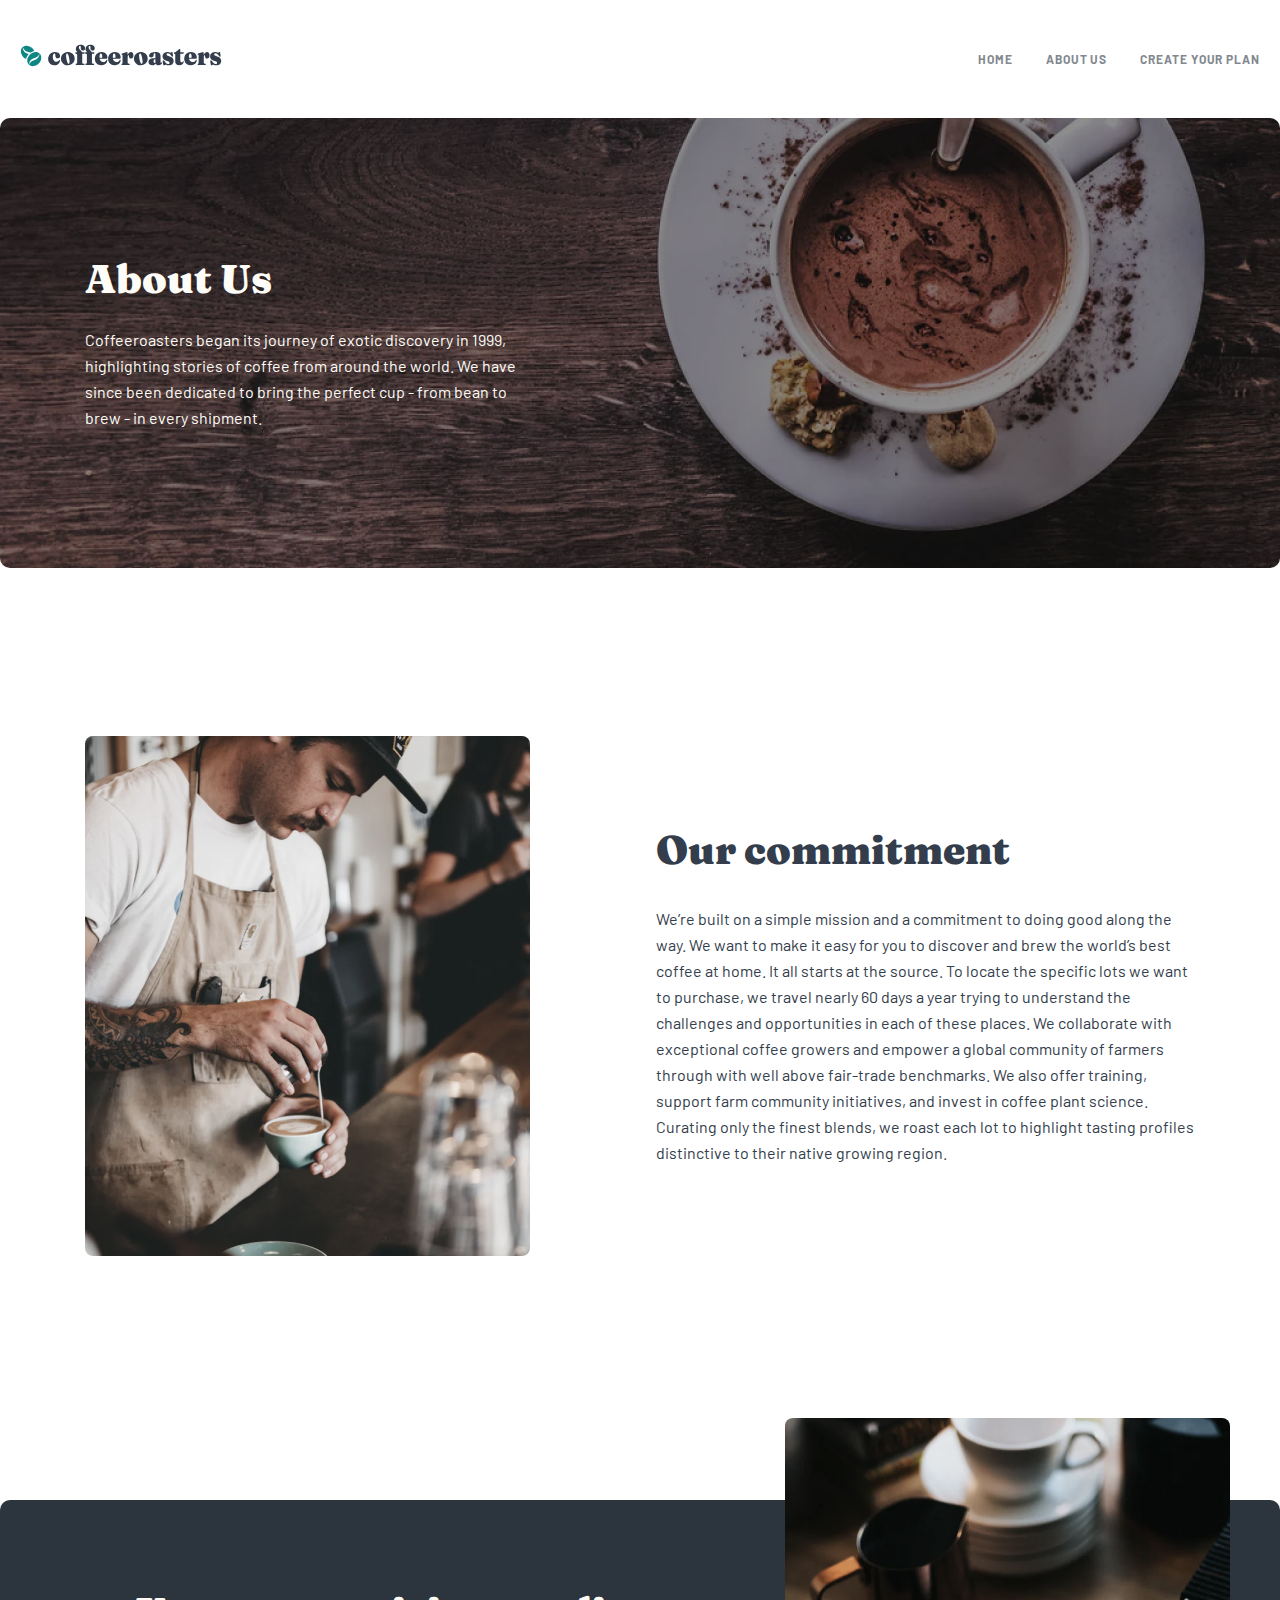
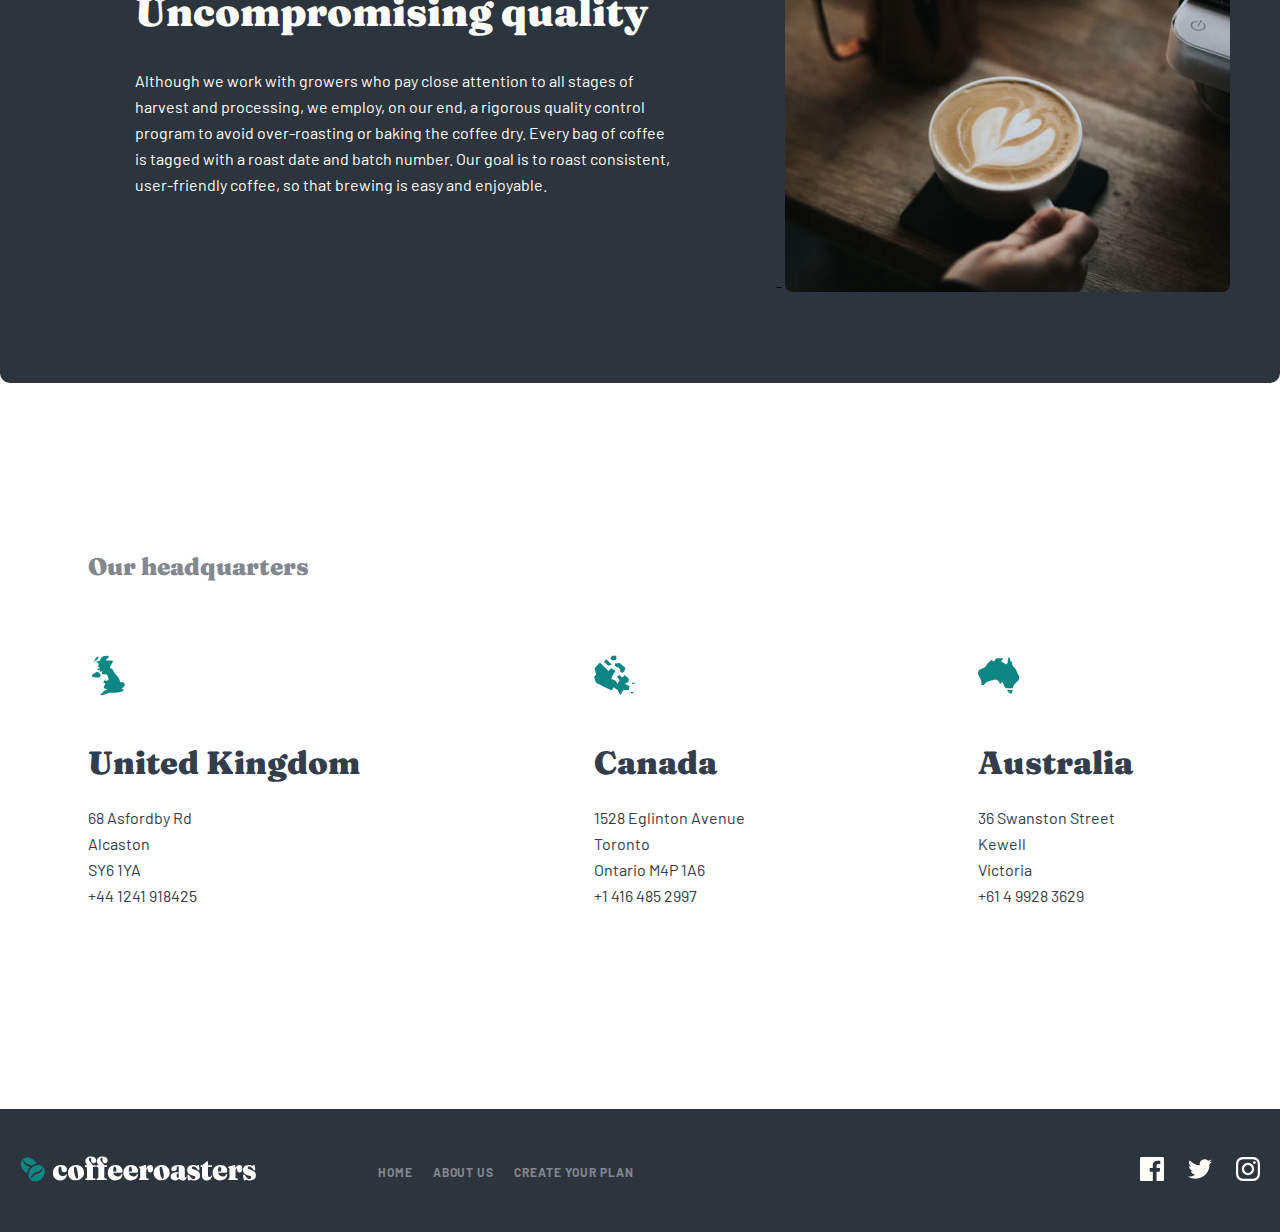
<file: about.html>
<!DOCTYPE html>
<html lang="en">
  <head>
    <meta charset="UTF-8" />
    <meta http-equiv="X-UA-Compatible" content="IE=edge" />
    <meta name="viewport" content="width=device-width, initial-scale=1.0" />
    <title>About US</title>
    <link rel="stylesheet" href="./css/main.css" />
  </head>
  <body>
    <div class="wrapper">
      <header class="site__header">
        <div class="container header__container">
          <a class="logo" href="./index.html">
            <img class="logo__img" src="./img/logo.svg" alt="logo" />
          </a>
          <div class="hearder__div">
            <ul class="header__list">
              <li class="header__item">
                <a class="header__link" href="./index.html">HOME</a>
              </li>
              <li class="header__item">
                <a class="header__link" href="./about.html">ABOUT US</a>
              </li>
              <li class="header__item">
                <a class="header__link" href="./create.html"
                  >Create your plan</a
                >
              </li>
            </ul>
            <button class="navbar__btn"></button>
            <ul class="navbar__mobil-list">
              <li class="navbar__mobil-item">
                <a class="navbar__mobile-link" href="./index.html">HOME</a>
              </li>
              <li class="navbar__mobil-item">
                <a class="navbar__mobile-link" href="./about.html">ABOUT US</a>
              </li>
              <li class="navbar__mobil-item">
                <a class="navbar__mobile-link" href="./create.html"
                  >Create your plan</a
                >
              </li>
            </ul>
          </div>
        </div>
      </header>
      <main>
        <section class="about">
          <div class="container about-container">
            <div class="about__container-texts">
              <h2 class="about__title">About Us</h2>
              <p class="about__text">
                Coffeeroasters began its journey of exotic discovery in 1999,
                highlighting stories of coffee from around the world. We have
                since been dedicated to bring the perfect cup - from bean to
                brew - in every shipment.
              </p>
            </div>
          </div>
        </section>
        <section class="about__our-section our">
          <div class="container about__our">
            <div class="our__imgs">
              <picture>
                <source
                  srcset="./img/our-mobile-img.png"
                  media="(max-width:729px)"
                />
                <source
                  srcset="./img/our-tablet-img.png"
                  media="(max-width:700px)"
                />
                <img
                  class="our__img"
                  src="./img/our-img.png"
                  alt="coffee"
                  style="width: auto"
                />
              </picture>
            </div>
            <div class="our__texts">
              <h3 class="our__title">Our commitment</h3>
              <p class="our__text">
                We’re built on a simple mission and a commitment to doing good
                along the way. We want to make it easy for you to discover and
                brew the world’s best coffee at home. It all starts at the
                source. To locate the specific lots we want to purchase, we
                travel nearly 60 days a year trying to understand the challenges
                and opportunities in each of these places. We collaborate with
                exceptional coffee growers and empower a global community of
                farmers through with well above fair-trade benchmarks. We also
                offer training, support farm community initiatives, and invest
                in coffee plant science. Curating only the finest blends, we
                roast each lot to highlight tasting profiles distinctive to
                their native growing region.
              </p>
            </div>
          </div>
        </section>
        <section class="about__quality quality">
          <div class="container quality__container">
            <div class="quality__texts">
              <h3 class="quality__title">Uncompromising quality</h3>
              <p class="quality__text">
                Although we work with growers who pay close attention to all
                stages of harvest and processing, we employ, on our end, a
                rigorous quality control program to avoid over-roasting or
                baking the coffee dry. Every bag of coffee is tagged with a
                roast date and batch number. Our goal is to roast consistent,
                user-friendly coffee, so that brewing is easy and enjoyable.
              </p>
            </div>
            <div class="quality__imgs">
              <picture>
                <source
                  srcset="./img/quality-mobile-img.png"
                  media="(max-width:673px)"
                />
                -
                <source
                  srcset="./img/quality-tablet-img.png"
                  media="(max-width:1082px)"
                />
                <img
                  class="quality__img"
                  src="./img/quality-img.png"
                  alt="coffee"
                  style="width: auto"
                />
              </picture>
            </div>
          </div>
        </section>
        <section class="about__countries countries">
          <div class="container countries__container">
            <h4 class="countries__title">Our headquarters</h4>
            <ul class="countrieas__list">
              <li class="countriest__item">
                <img
                  class="countriest__img"
                  src="./img/united-kingdom.svg"
                  alt="unitedkingdom"
                />
                <h4 class="countriest__title">United Kingdom</h4>
                <p class="countriest__text">68 Asfordby Rd</p>
                <p class="countriest__text">Alcaston</p>
                <p class="countriest__text">SY6 1YA</p>
                <a
                  class="countriest__text"
                  href="tel:
                +441241918425"
                >
                  +44 1241 918425</a
                >
              </li>
              <li class="countriest__item">
                <img
                  class="countriest__img"
                  src="./img/canada.svg"
                  alt="canada"
                />
                <h4 class="countriest__title">Canada</h4>
                <p class="countriest__text">1528 Eglinton Avenue</p>
                <p class="countriest__text">Toronto</p>
                <p class="countriest__text">Ontario M4P 1A6</p>
                <a
                  class="countriest__text"
                  href="tel:
                  +14164852997"
                >
                  +1 416 485 2997</a
                >
              </li>
              <li class="countriest__item">
                <img
                  class="countriest__img"
                  src="./img/australia.svg"
                  alt="australia"
                />
                <h4 class="countriest__title">Australia</h4>
                <p class="countriest__text">36 Swanston Street</p>
                <p class="countriest__text">Kewell</p>
                <p class="countriest__text">Victoria</p>
                <a
                  class="countriest__text"
                  href="tel:
                  +61499283629"
                >
                  +61 4 9928 3629</a
                >
              </li>
            </ul>
          </div>
        </section>
      </main>
    </div>
    <footer class="site-footer">
      <div class="container footer__container">
        <ul class="footer__list">
          <div class="footer__link-div">
            <a class="footer__link" href="./index.html">
              <img class="footer__img" src="./img/footer-logo.svg" alt="logo" />
            </a>
          </div>
          <div class="footer__items">
            <li class="footer__item">
              <a href="./index.html" class="footer__item-link">HOME</a>
            </li>
            <li class="footer__item">
              <a href="./about.html" class="footer__item-link">ABOUT US</a>
            </li>
            <li class="footer__item">
              <a href="./create.html" class="footer__item-link"
                >Create your plan</a
              >
            </li>
          </div>
        </ul>
        <ul class="footer__logos logos">
          <li class="logos__item">
            <a href="./index.html" class="logos__link"
              ><svg
                width="24"
                height="24"
                viewBox="0 0 24 24"
                xmlns="http://www.w3.org/2000/svg"
                fill="currentcolor"
              >
                <path
                  id="shape"
                  d="M22.675 0H1.325C0.593 0 0 0.593 0 1.325V22.676C0 23.407 0.593 24 1.325 24H12.82V14.706H9.692V11.084H12.82V8.413C12.82 5.313 14.713 3.625 17.479 3.625C18.804 3.625 19.942 3.724 20.274 3.768V7.008L18.356 7.009C16.852 7.009 16.561 7.724 16.561 8.772V11.085H20.148L19.681 14.707H16.561V24H22.677C23.407 24 24 23.407 24 22.675V1.325C24 0.593 23.407 0 22.675 0Z"
                /></svg
            ></a>
          </li>
          <li class="logos__item">
            <a href="./index.html" class="logos__link">
              <svg
                width="24"
                height="20"
                viewBox="0 0 24 20"
                xmlns="http://www.w3.org/2000/svg"
                fill="currentcolor"
                ;
              >
                <path
                  id="shape"
                  d="M24 2.55705C23.117 2.94905 22.168 3.21305 21.172 3.33205C22.189 2.72305 22.97 1.75805 23.337 0.608047C22.386 1.17205 21.332 1.58205 20.21 1.80305C19.313 0.846047 18.032 0.248047 16.616 0.248047C13.437 0.248047 11.101 3.21405 11.819 6.29305C7.728 6.08805 4.1 4.12805 1.671 1.14905C0.381 3.36205 1.002 6.25705 3.194 7.72305C2.388 7.69705 1.628 7.47605 0.965 7.10705C0.911 9.38805 2.546 11.522 4.914 11.997C4.221 12.185 3.462 12.229 2.69 12.081C3.316 14.037 5.134 15.46 7.29 15.5C5.22 17.123 2.612 17.848 0 17.54C2.179 18.937 4.768 19.752 7.548 19.752C16.69 19.752 21.855 12.031 21.543 5.10605C22.505 4.41105 23.34 3.54405 24 2.55705Z"
                /></svg
            ></a>
          </li>
          <li class="logos__item">
            <a href="./index.html" class="logos__link"
              ><svg
                class="instagram"
                width="24"
                height="24"
                viewBox="0 0 24 24"
                xmlns="http://www.w3.org/2000/svg"
                fill="currentcolor"
              >
                <path
                  id="shape"
                  fill-rule="evenodd"
                  clip-rule="evenodd"
                  d="M12 0C8.741 0 8.333 0.014 7.053 0.072C2.695 0.272 0.273 2.69 0.073 7.052C0.014 8.333 0 8.741 0 12C0 15.259 0.014 15.668 0.072 16.948C0.272 21.306 2.69 23.728 7.052 23.928C8.333 23.986 8.741 24 12 24C15.259 24 15.668 23.986 16.948 23.928C21.302 23.728 23.73 21.31 23.927 16.948C23.986 15.668 24 15.259 24 12C24 8.741 23.986 8.333 23.928 7.053C23.732 2.699 21.311 0.273 16.949 0.073C15.668 0.014 15.259 0 12 0ZM12 2.163C15.204 2.163 15.584 2.175 16.85 2.233C20.102 2.381 21.621 3.924 21.769 7.152C21.827 8.417 21.838 8.797 21.838 12.001C21.838 15.206 21.826 15.585 21.769 16.85C21.62 20.075 20.105 21.621 16.85 21.769C15.584 21.827 15.206 21.839 12 21.839C8.796 21.839 8.416 21.827 7.151 21.769C3.891 21.62 2.38 20.07 2.232 16.849C2.174 15.584 2.162 15.205 2.162 12C2.162 8.796 2.175 8.417 2.232 7.151C2.381 3.924 3.896 2.38 7.151 2.232C8.417 2.175 8.796 2.163 12 2.163ZM5.838 12C5.838 8.597 8.597 5.838 12 5.838C15.403 5.838 18.162 8.597 18.162 12C18.162 15.404 15.403 18.163 12 18.163C8.597 18.163 5.838 15.403 5.838 12ZM12 16C9.791 16 8 14.21 8 12C8 9.791 9.791 8 12 8C14.209 8 16 9.791 16 12C16 14.21 14.209 16 12 16ZM16.965 5.595C16.965 4.8 17.61 4.155 18.406 4.155C19.201 4.155 19.845 4.8 19.845 5.595C19.845 6.39 19.201 7.035 18.406 7.035C17.61 7.035 16.965 6.39 16.965 5.595Z"
                /></svg
            ></a>
          </li>
        </ul>
      </div>
    </footer>
    <script src="js/main.js"></script>
  </body>
</html>
</file>
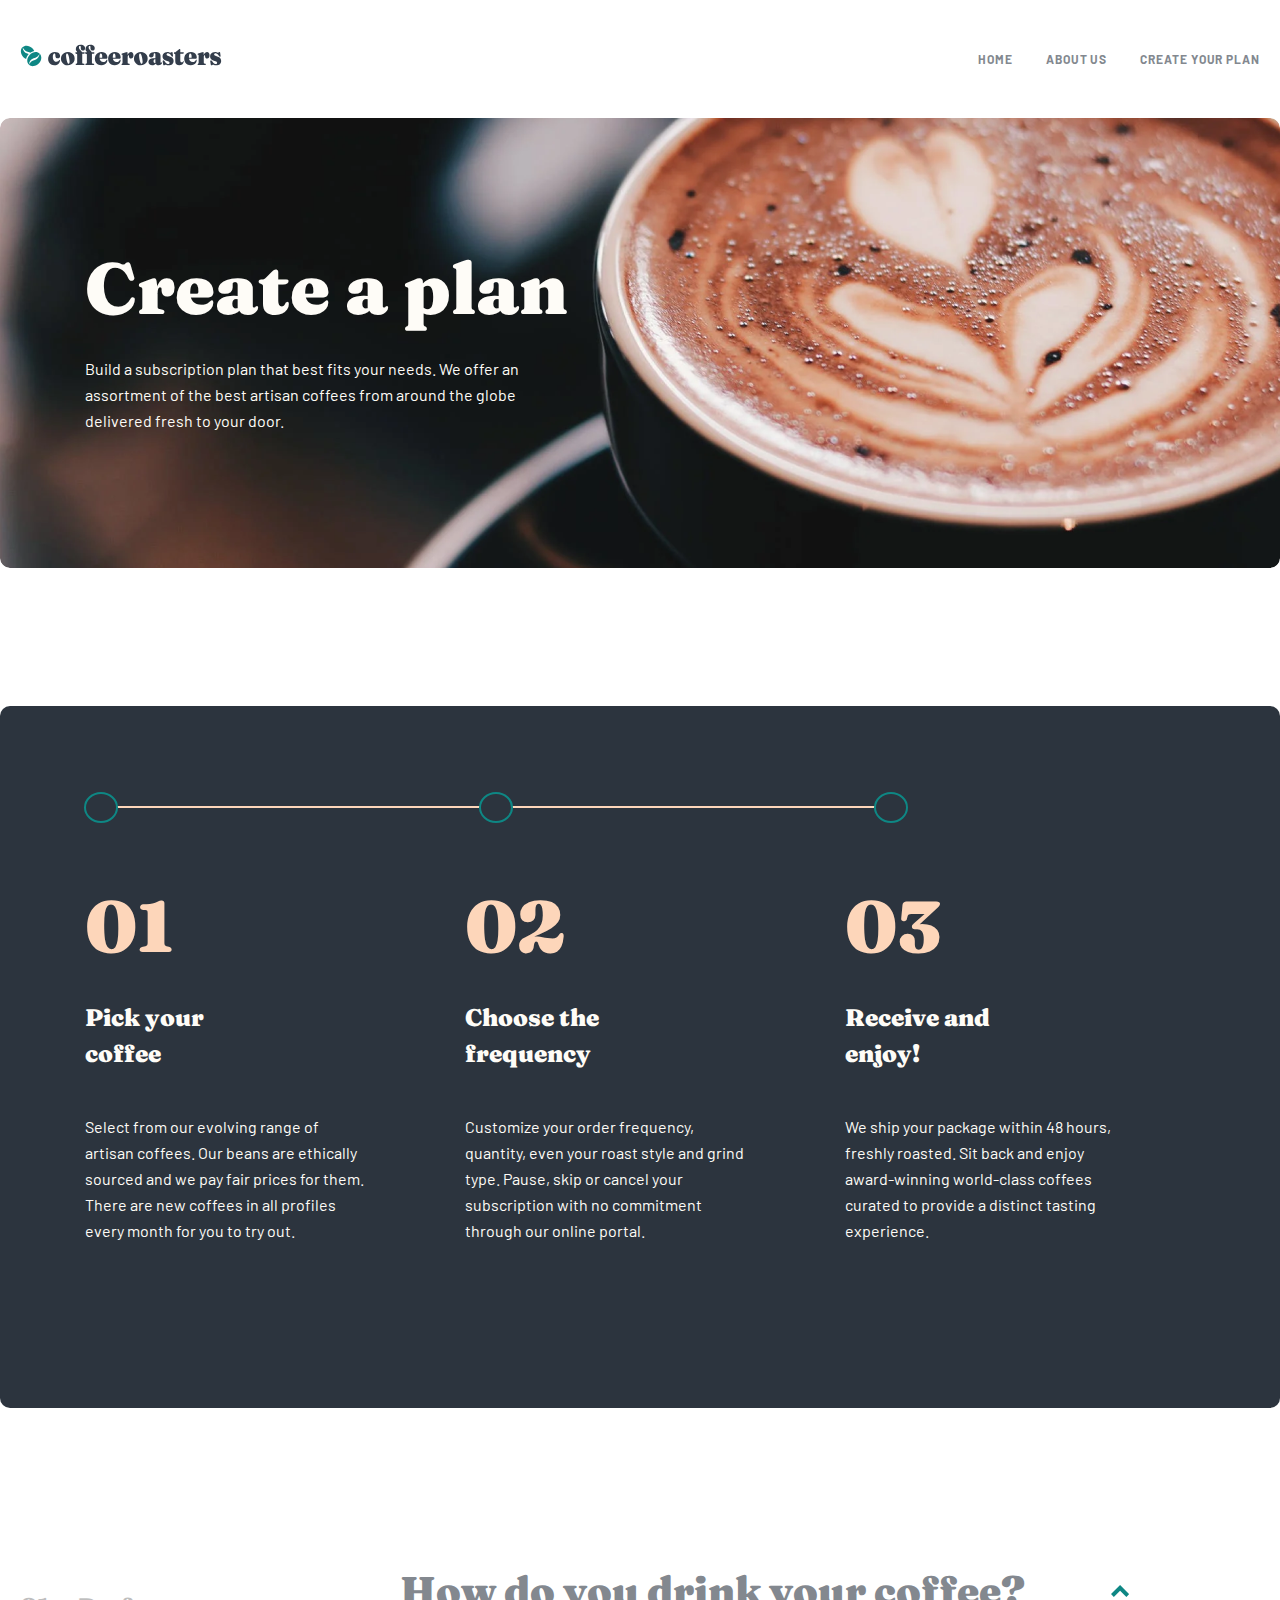
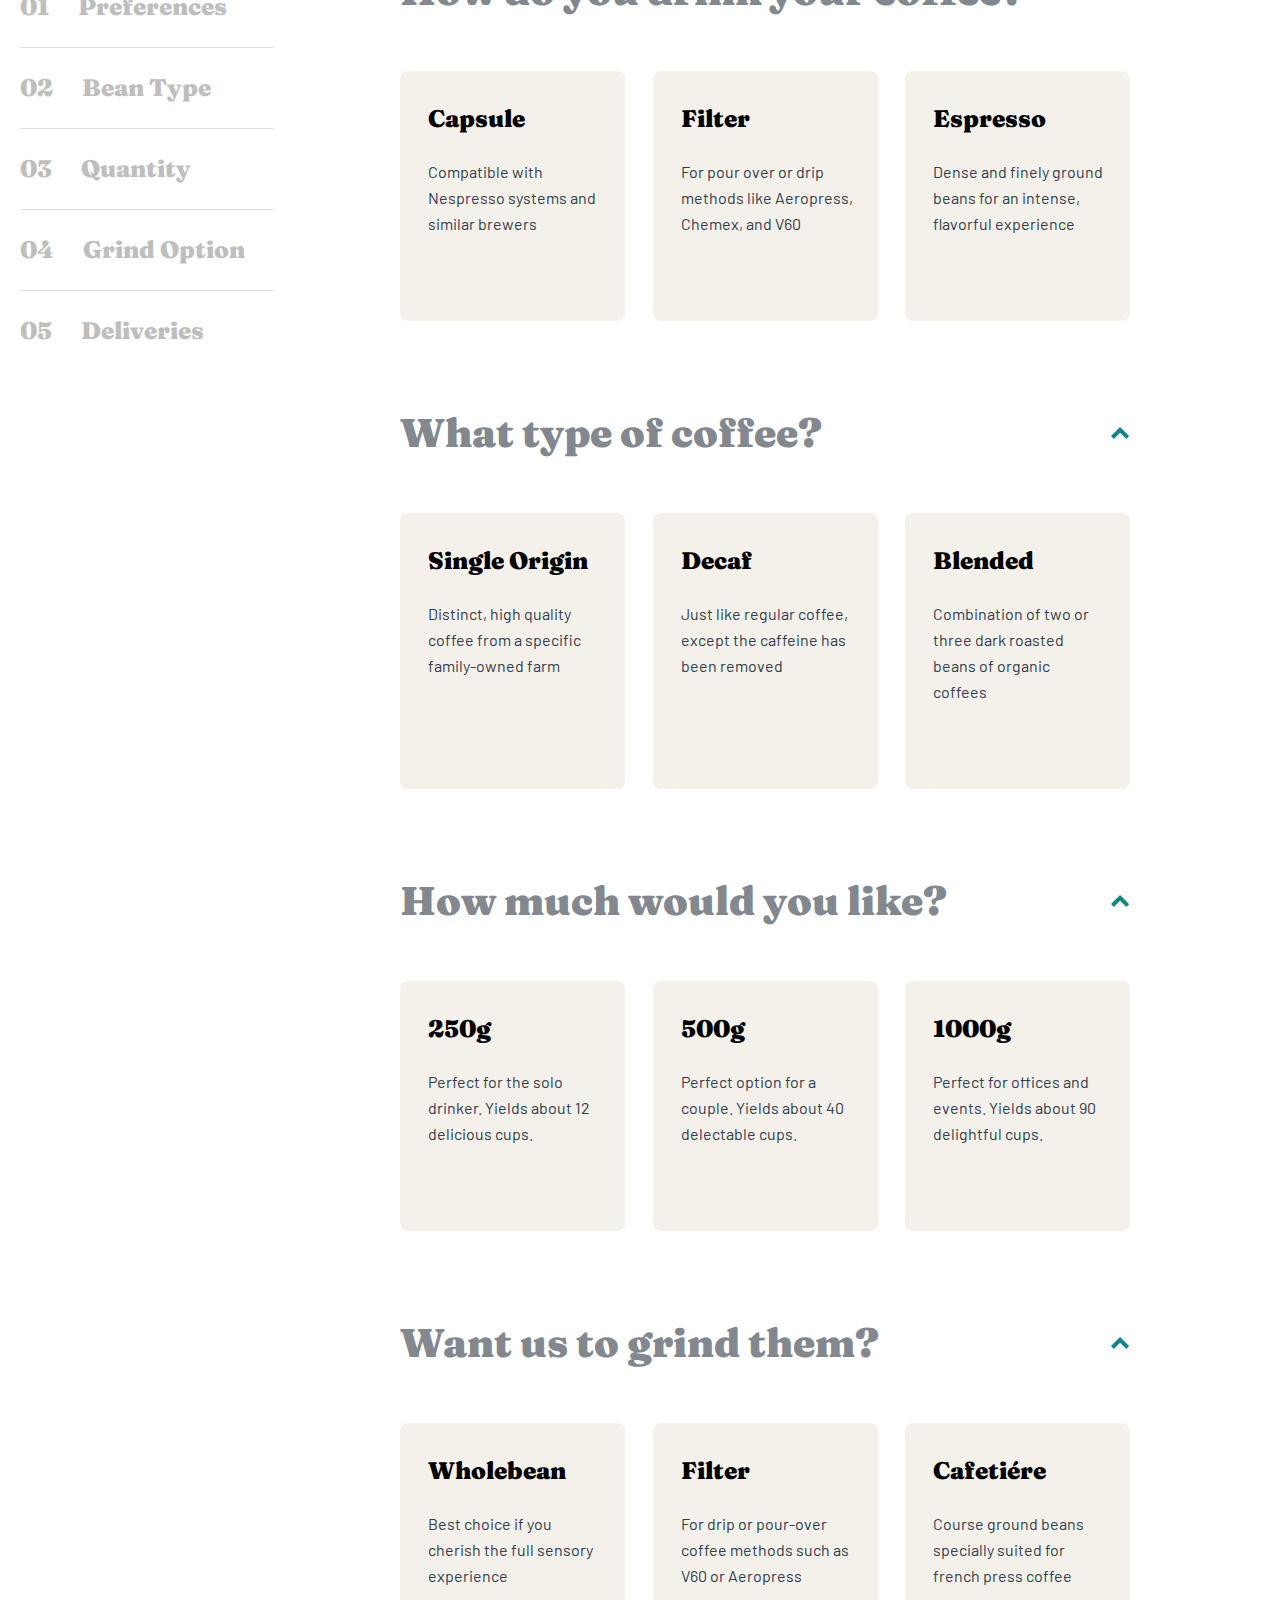
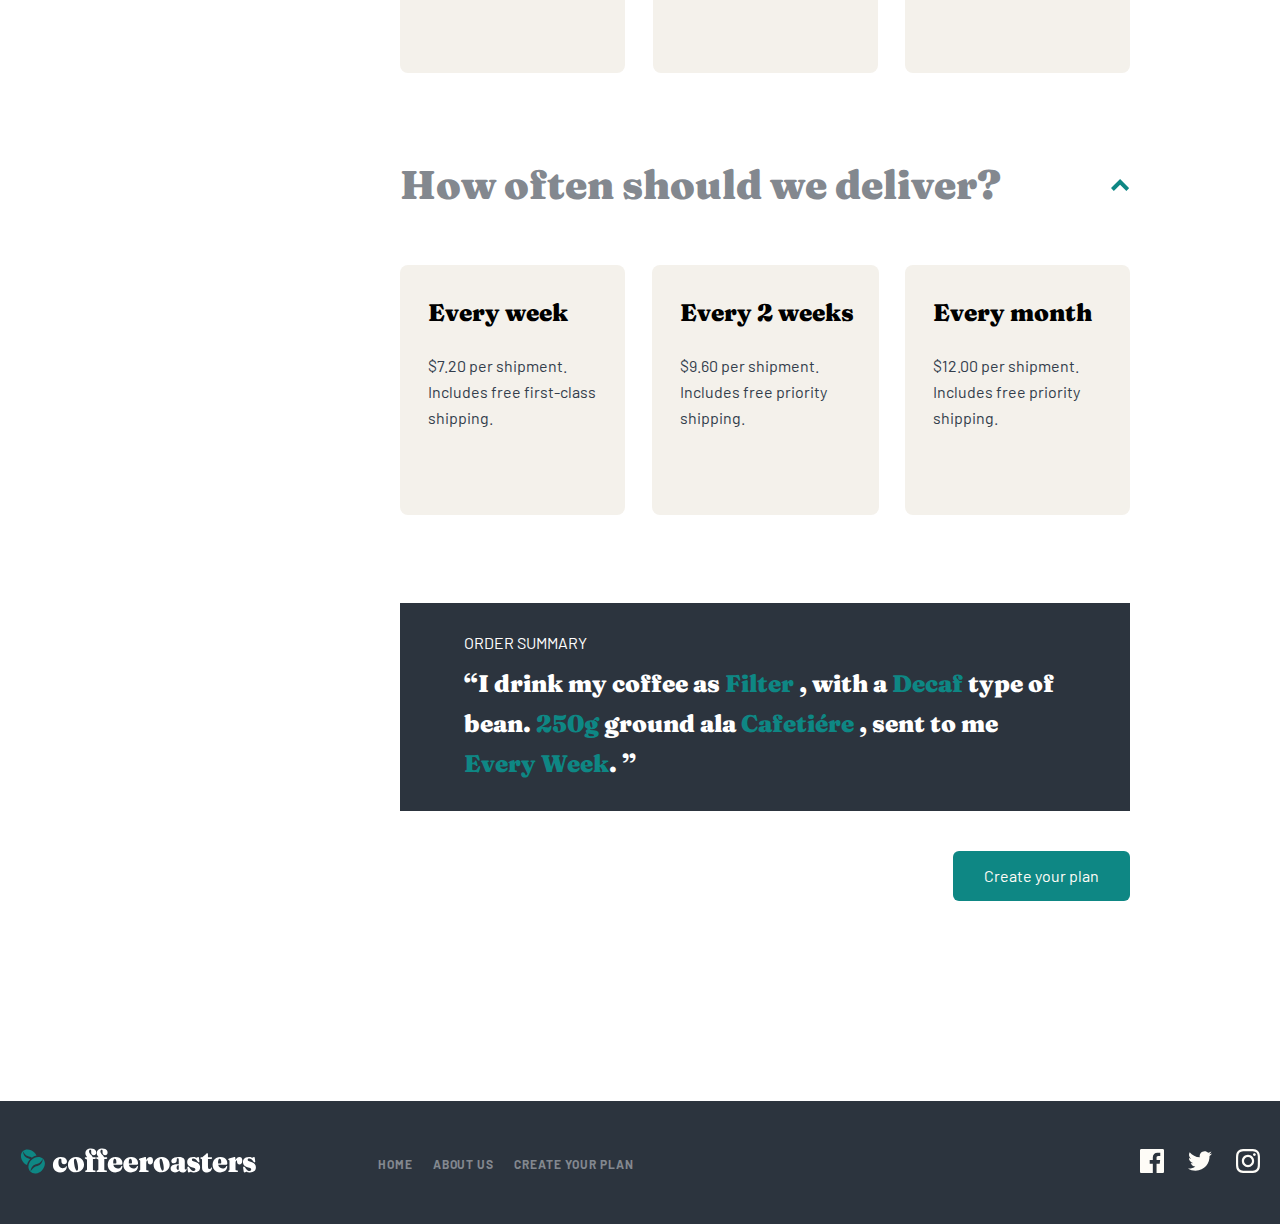
<file: create.html>
<!DOCTYPE html>
<html lang="en">
  <head>
    <meta charset="UTF-8" />
    <meta http-equiv="X-UA-Compatible" content="IE=edge" />
    <meta name="viewport" content="width=device-width, initial-scale=1.0" />
    <title>Create</title>
    <link rel="stylesheet" href="./css/main.css" />
  </head>
  <body>
    <div class="wrapper">
      <header class="site__header">
        <div class="container header__container">
          <a class="logo" href="./index.html">
            <img class="logo__img" src="./img/logo.svg" alt="logo" />
          </a>
          <div class="hearder__div">
            <ul class="header__list">
              <li class="header__item">
                <a class="header__link" href="./index.html">HOME</a>
              </li>
              <li class="header__item">
                <a class="header__link" href="./about.html">ABOUT US</a>
              </li>
              <li class="header__item">
                <a class="header__link" href="./create.html"
                  >Create your plan</a
                >
              </li>
            </ul>
            <button class="navbar__btn"></button>
            <ul class="navbar__mobil-list">
              <li class="navbar__mobil-item">
                <a class="navbar__mobile-link" href="./index.html">HOME</a>
              </li>
              <li class="navbar__mobil-item">
                <a class="navbar__mobile-link" href="./about.html">ABOUT US</a>
              </li>
              <li class="navbar__mobil-item">
                <a class="navbar__mobile-link" href="./create.html"
                  >Create your plan</a
                >
              </li>
            </ul>
          </div>
        </div>
      </header>
      <main>
        <section class="create__hero">
          <div class="container create__hero-container">
            <h2 class="create__hero-title">Create a plan</h2>
            <p class="create__hero-text">
              Build a subscription plan that best fits your needs. We offer an
              assortment of the best artisan coffees from around the globe
              delivered fresh to your door.
            </p>
          </div>
        </section>
        <section class="create__choose">
          <div class="container create__coose-container">
            <div class="create__box">
              <div class="line__2">
                <div class="line">
                  <span class="line__span line__span2"></span>
                  <span class="line__span line__span2"></span
                  ><span class="line__span line__span2"></span>
                </div>
              </div>
              <ul class="work__list">
                <li class="work__item">
                  <h3 class="item__title">01</h3>
                  <h4 class="item__title2 item__title-02">Pick your coffee</h4>
                  <p class="work__texs work__texs2">
                    Select from our evolving range of artisan coffees. Our beans
                    are ethically sourced and we pay fair prices for them. There
                    are new coffees in all profiles every month for you to try
                    out.
                  </p>
                </li>
                <li class="work__item">
                  <h3 class="item__title">02</h3>
                  <h4 class="item__title2 item__title-02">
                    Choose the frequency
                  </h4>
                  <p class="work__texs work__texs2">
                    Customize your order frequency, quantity, even your roast
                    style and grind type. Pause, skip or cancel your
                    subscription with no commitment through our online portal.
                  </p>
                </li>
                <li class="work__item">
                  <h3 class="item__title">03</h3>
                  <h4 class="item__title2 item__title-02">
                    Receive and enjoy!
                  </h4>
                  <p class="work__texs work__texs2">
                    We ship your package within 48 hours, freshly roasted. Sit
                    back and enjoy award-winning world-class coffees curated to
                    provide a distinct tasting experience.
                  </p>
                </li>
              </ul>
            </div>
          </div>
        </section>
        <section class="create__card">
          <div class="container">
            <div class="create__card-container">
              <div class="create__card-menu menu">
                <ul class="menu__list">
                  <li class="menu__item">
                    <h5 class="menu__title">01</h5>
                    <h5 class="menu__title2">Preferences</h5>
                  </li>
                  <li class="menu__item">
                    <h5 class="menu__title">02</h5>
                    <h5 class="menu__title2">Bean Type</h5>
                  </li>
                  <li class="menu__item">
                    <h5 class="menu__title">03</h5>
                    <h5 class="menu__title2">Quantity</h5>
                  </li>
                  <li class="menu__item">
                    <h5 class="menu__title">04</h5>
                    <h5 class="menu__title2">Grind Option</h5>
                  </li>
                  <li class="menu__item">
                    <h5 class="menu__title">05</h5>
                    <h5 class="menu__title2">Deliveries</h5>
                  </li>
                </ul>
              </div>
              <div class="create__div">
                <div class="create__cards">
                  <h3 class="create__cards-title">
                    How do you drink your coffee?
                  </h3>
                  <ul class="create__cards-list">
                    <li class="create__cards-item card__item">
                      <h5 class="card__item-title">Capsule</h5>
                      <p class="card__item-texts">
                        Compatible with Nespresso systems and similar brewers
                      </p>
                    </li>
                    <li class="create__cards-item card__item">
                      <h5 class="card__item-title">Filter</h5>
                      <p class="card__item-texts">
                        For pour over or drip methods like Aeropress, Chemex,
                        and V60
                      </p>
                    </li>
                    <li class="create__cards-item card__item">
                      <h5 class="card__item-title">Espresso</h5>
                      <p class="card__item-texts">
                        Dense and finely ground beans for an intense, flavorful
                        experience
                      </p>
                    </li>
                  </ul>
                </div>
                <div class="create__cards">
                  <h3 class="create__cards-title">What type of coffee?</h3>
                  <ul class="create__cards-list">
                    <li class="create__cards-item card__item">
                      <h5 class="card__item-title">Single Origin</h5>
                      <p class="card__item-texts">
                        Distinct, high quality coffee from a specific
                        family-owned farm
                      </p>
                    </li>
                    <li class="create__cards-item card__item">
                      <h5 class="card__item-title">Decaf</h5>
                      <p class="card__item-texts">
                        Just like regular coffee, except the caffeine has been
                        removed
                      </p>
                    </li>
                    <li class="create__cards-item card__item">
                      <h5 class="card__item-title">Blended</h5>
                      <p class="card__item-texts">
                        Combination of two or three dark roasted beans of
                        organic coffees
                      </p>
                    </li>
                  </ul>
                </div>
                <div class="create__cards">
                  <h3 class="create__cards-title">How much would you like?</h3>
                  <ul class="create__cards-list">
                    <li class="create__cards-item card__item">
                      <h5 class="card__item-title">250g</h5>
                      <p class="card__item-texts">
                        Perfect for the solo drinker. Yields about 12 delicious
                        cups.
                      </p>
                    </li>
                    <li class="create__cards-item card__item">
                      <h5 class="card__item-title">500g</h5>
                      <p class="card__item-texts">
                        Perfect option for a couple. Yields about 40 delectable
                        cups.
                      </p>
                    </li>
                    <li class="create__cards-item card__item">
                      <h5 class="card__item-title">1000g</h5>
                      <p class="card__item-texts">
                        Perfect for offices and events. Yields about 90
                        delightful cups.
                      </p>
                    </li>
                  </ul>
                </div>
                <div class="create__cards">
                  <h3 class="create__cards-title">Want us to grind them?</h3>
                  <ul class="create__cards-list">
                    <li class="create__cards-item card__item">
                      <h5 class="card__item-title">Wholebean</h5>
                      <p class="card__item-texts">
                        Best choice if you cherish the full sensory experience
                      </p>
                    </li>
                    <li class="create__cards-item card__item">
                      <h5 class="card__item-title">Filter</h5>
                      <p class="card__item-texts">
                        For drip or pour-over coffee methods such as V60 or
                        Aeropress
                      </p>
                    </li>
                    <li class="create__cards-item card__item">
                      <h5 class="card__item-title">Cafetiére</h5>
                      <p class="card__item-texts">
                        Course ground beans specially suited for french press
                        coffee
                      </p>
                    </li>
                  </ul>
                </div>
                <div class="create__cards">
                  <h3 class="create__cards-title">
                    How often should we deliver?
                  </h3>
                  <ul class="create__cards-list">
                    <li class="create__cards-item card__item">
                      <h5 class="card__item-title">Every week</h5>
                      <p class="card__item-texts">
                        $7.20 per shipment. Includes free first-class shipping.
                      </p>
                    </li>
                    <li class="create__cards-item card__item">
                      <h5 class="card__item-title">Every 2 weeks</h5>
                      <p class="card__item-texts">
                        $9.60 per shipment. Includes free priority shipping.
                      </p>
                    </li>
                    <li class="create__cards-item card__item">
                      <h5 class="card__item-title">Every month</h5>
                      <p class="card__item-texts">
                        $12.00 per shipment. Includes free priority shipping.
                      </p>
                    </li>
                  </ul>
                </div>
                <div class="last__card">
                  <h4 class="last__card-title">Order Summary</h4>
                  <p class="last__card-text">
                    “I drink my coffee as
                    <span class="last__span">Filter</span> , with a
                    <span class="last__span">Decaf</span> type of bean.
                    <span class="last__span">250g</span>
                    ground ala <span class="last__span">Cafetiére</span> , sent
                    to me <span class="last__span">Every Week</span>. ”
                  </p>
                </div>
              </div>
              <div class="last__btn-div">
                <a class="last__btn work__btn" href="./index.html"
                  >Create your plan</a
                >
              </div>
            </div>
          </div>
        </section>
      </main>
    </div>
    <footer class="site-footer">
      <div class="container footer__container">
        <ul class="footer__list">
          <div class="footer__link-div">
            <a class="footer__link" href="./index.html">
              <img class="footer__img" src="./img/footer-logo.svg" alt="logo" />
            </a>
          </div>
          <div class="footer__items">
            <li class="footer__item">
              <a href="./index.html" class="footer__item-link">HOME</a>
            </li>
            <li class="footer__item">
              <a href="./about.html" class="footer__item-link">ABOUT US</a>
            </li>
            <li class="footer__item">
              <a href="./create.html" class="footer__item-link"
                >Create your plan</a
              >
            </li>
          </div>
        </ul>
        <ul class="footer__logos logos">
          <li class="logos__item">
            <a href="./index.html" class="logos__link"
              ><svg
                width="24"
                height="24"
                viewBox="0 0 24 24"
                xmlns="http://www.w3.org/2000/svg"
                fill="currentcolor"
              >
                <path
                  id="shape"
                  d="M22.675 0H1.325C0.593 0 0 0.593 0 1.325V22.676C0 23.407 0.593 24 1.325 24H12.82V14.706H9.692V11.084H12.82V8.413C12.82 5.313 14.713 3.625 17.479 3.625C18.804 3.625 19.942 3.724 20.274 3.768V7.008L18.356 7.009C16.852 7.009 16.561 7.724 16.561 8.772V11.085H20.148L19.681 14.707H16.561V24H22.677C23.407 24 24 23.407 24 22.675V1.325C24 0.593 23.407 0 22.675 0Z"
                /></svg
            ></a>
          </li>
          <li class="logos__item">
            <a href="./index.html" class="logos__link">
              <svg
                width="24"
                height="20"
                viewBox="0 0 24 20"
                xmlns="http://www.w3.org/2000/svg"
                fill="currentcolor"
                ;
              >
                <path
                  id="shape"
                  d="M24 2.55705C23.117 2.94905 22.168 3.21305 21.172 3.33205C22.189 2.72305 22.97 1.75805 23.337 0.608047C22.386 1.17205 21.332 1.58205 20.21 1.80305C19.313 0.846047 18.032 0.248047 16.616 0.248047C13.437 0.248047 11.101 3.21405 11.819 6.29305C7.728 6.08805 4.1 4.12805 1.671 1.14905C0.381 3.36205 1.002 6.25705 3.194 7.72305C2.388 7.69705 1.628 7.47605 0.965 7.10705C0.911 9.38805 2.546 11.522 4.914 11.997C4.221 12.185 3.462 12.229 2.69 12.081C3.316 14.037 5.134 15.46 7.29 15.5C5.22 17.123 2.612 17.848 0 17.54C2.179 18.937 4.768 19.752 7.548 19.752C16.69 19.752 21.855 12.031 21.543 5.10605C22.505 4.41105 23.34 3.54405 24 2.55705Z"
                /></svg
            ></a>
          </li>
          <li class="logos__item">
            <a href="./index.html" class="logos__link"
              ><svg
                class="instagram"
                width="24"
                height="24"
                viewBox="0 0 24 24"
                xmlns="http://www.w3.org/2000/svg"
                fill="currentcolor"
              >
                <path
                  id="shape"
                  fill-rule="evenodd"
                  clip-rule="evenodd"
                  d="M12 0C8.741 0 8.333 0.014 7.053 0.072C2.695 0.272 0.273 2.69 0.073 7.052C0.014 8.333 0 8.741 0 12C0 15.259 0.014 15.668 0.072 16.948C0.272 21.306 2.69 23.728 7.052 23.928C8.333 23.986 8.741 24 12 24C15.259 24 15.668 23.986 16.948 23.928C21.302 23.728 23.73 21.31 23.927 16.948C23.986 15.668 24 15.259 24 12C24 8.741 23.986 8.333 23.928 7.053C23.732 2.699 21.311 0.273 16.949 0.073C15.668 0.014 15.259 0 12 0ZM12 2.163C15.204 2.163 15.584 2.175 16.85 2.233C20.102 2.381 21.621 3.924 21.769 7.152C21.827 8.417 21.838 8.797 21.838 12.001C21.838 15.206 21.826 15.585 21.769 16.85C21.62 20.075 20.105 21.621 16.85 21.769C15.584 21.827 15.206 21.839 12 21.839C8.796 21.839 8.416 21.827 7.151 21.769C3.891 21.62 2.38 20.07 2.232 16.849C2.174 15.584 2.162 15.205 2.162 12C2.162 8.796 2.175 8.417 2.232 7.151C2.381 3.924 3.896 2.38 7.151 2.232C8.417 2.175 8.796 2.163 12 2.163ZM5.838 12C5.838 8.597 8.597 5.838 12 5.838C15.403 5.838 18.162 8.597 18.162 12C18.162 15.404 15.403 18.163 12 18.163C8.597 18.163 5.838 15.403 5.838 12ZM12 16C9.791 16 8 14.21 8 12C8 9.791 9.791 8 12 8C14.209 8 16 9.791 16 12C16 14.21 14.209 16 12 16ZM16.965 5.595C16.965 4.8 17.61 4.155 18.406 4.155C19.201 4.155 19.845 4.8 19.845 5.595C19.845 6.39 19.201 7.035 18.406 7.035C17.61 7.035 16.965 6.39 16.965 5.595Z"
                /></svg
            ></a>
          </li>
        </ul>
      </div>
    </footer>
    <script src="js/main.js"></script>
  </body>
</html>
</file>
<file: css/main.css>
/* fraunces-900 - latin */
@font-face {
  font-family: "Fraunces";
  font-style: normal;
  font-weight: 900;
  src: local(""), url("../fonts/fraunces-v24-latin-900.woff2") format("woff2"), url("../fonts/fraunces-v24-latin-900.woff") format("woff"); /* Chrome 6+, Firefox 3.6+, IE 9+, Safari 5.1+ */
}
/* barlow-regular - latin */
@font-face {
  font-family: "Barlow";
  font-style: normal;
  font-weight: 400;
  src: local(""), url("../fonts/barlow-v12-latin-regular.woff2") format("woff2"), url("../fonts/barlow-v12-latin-regular.woff") format("woff");
}
/* barlow-500 - latin */
@font-face {
  font-family: "Barlow";
  font-style: normal;
  font-weight: 500;
  src: local(""), url("../fonts/barlow-v12-latin-500.woff2") format("woff2"), url("../fonts/barlow-v12-latin-500.woff") format("woff");
}
/* barlow-600 - latin */
@font-face {
  font-family: "Barlow";
  font-style: normal;
  font-weight: 600;
  src: local(""), url("../fonts/barlow-v12-latin-600.woff2") format("woff2"), url("../fonts/barlow-v12-latin-600.woff") format("woff");
}
/* barlow-700 - latin */
@font-face {
  font-family: "Barlow";
  font-style: normal;
  font-weight: 700;
  src: local(""), url("../fonts/barlow-v12-latin-700.woff2") format("woff2"), url("../fonts/barlow-v12-latin-700.woff") format("woff");
}
* {
  -webkit-box-sizing: border-box;
          box-sizing: border-box;
  margin: 0;
  padding: 0;
}

body {
  font-family: "Barlow";
  height: 100vh;
  display: -webkit-box;
  display: -ms-flexbox;
  display: flex;
  -webkit-box-orient: vertical;
  -webkit-box-direction: normal;
      -ms-flex-direction: column;
          flex-direction: column;
  -webkit-box-pack: justify;
      -ms-flex-pack: justify;
          justify-content: space-between;
}

a {
  text-decoration: none;
}

ul,
ol {
  list-style: none;
}

img {
  width: 100%;
}

.container {
  max-width: 1320px;
  padding-left: 20px;
  padding-right: 20px;
  margin-left: auto;
  margin-right: auto;
}

.site__header {
  margin-top: 44px;
}
.site__header .header__container {
  display: -webkit-box;
  display: -ms-flexbox;
  display: flex;
  -webkit-box-pack: justify;
      -ms-flex-pack: justify;
          justify-content: space-between;
  -webkit-box-align: center;
      -ms-flex-align: center;
          align-items: center;
}

.header__list {
  display: -webkit-box;
  display: -ms-flexbox;
  display: flex;
  -webkit-box-align: center;
      -ms-flex-align: center;
          align-items: center;
}

.header__item:not(:last-child) {
  margin-right: 33px;
}

.header__link {
  font-family: "Barlow";
  font-style: normal;
  font-weight: 700;
  font-size: 12px;
  line-height: 15px;
  letter-spacing: 0.923077px;
  text-transform: uppercase;
  color: #83888f;
}
.header__link:hover {
  color: #333d4b;
}

.logo__img {
  max-width: 203px;
  height: 23px;
}

.logo {
  display: inline-block;
}

.navbar__btn {
  width: 20px;
  height: 20px;
  background-image: url("../../img/burger-img.svg");
  background-repeat: no-repeat;
  background-position: center;
  background-color: transparent;
  border: none;
  display: none;
}

.navbar__mobil-list {
  position: fixed;
  left: 0;
  right: 0;
  height: 100vh;
  top: 93px;
  display: none;
  background: -webkit-gradient(linear, left top, left bottom, from(rgba(254, 252, 247, 0.504981)), color-stop(55.94%, #fefcf7));
  background: linear-gradient(180deg, rgba(254, 252, 247, 0.504981) 0%, #fefcf7 55.94%);
}

X .navbar__mobile-item {
  margin-top: 40px;
}

.navbar__mobile-link {
  font-family: "Fraunces";
  font-style: normal;
  font-weight: 900;
  font-size: 24px;
  line-height: 32px;
  color: #333d4b;
  text-transform: uppercase;
}

@media only screen and (max-width: 768px) {
  .header__list {
    display: none;
  }
  .logo__img {
    max-width: 236px;
    height: 26px;
  }
  .navbar__btn {
    display: inline-block;
  }
}
.open {
  display: -webkit-box;
  display: -ms-flexbox;
  display: flex;
  -webkit-box-orient: vertical;
  -webkit-box-direction: normal;
      -ms-flex-direction: column;
          flex-direction: column;
  text-align: center;
}

.overflow {
  overflow: hidden;
}

.hero__container {
  margin-top: 44px;
  margin-bottom: 136px;
}

.hero__content {
  padding: 117px 0px 116px 85px;
  background-image: url("../../img/img1.png");
  background-repeat: no-repeat;
  border-radius: 10px;
  background-size: contain;
}
.hero__content .content__title {
  width: 1005;
}
.hero__content .content__title {
  font-family: "Fraunces";
  font-style: normal;
  font-weight: 900;
  font-size: 72px;
  line-height: 72px;
  color: #fefcf7;
  max-width: 493px;
}
.hero__content .content__texts {
  max-width: 493px;
}
.hero__content .content__texts .content__texts {
  font-family: "Barlow";
  font-style: normal;
  font-weight: 400;
  font-size: 16px;
  line-height: 26px;
  color: #333d4b;
  color: #fefcf7;
  opacity: 0.8;
  margin-top: 32px;
  margin-bottom: 56px;
  max-width: 443px;
}
.hero__content .content__texts .content__btn {
  color: #fefcf7;
  display: inline-block;
  background-color: #0e8784;
  border-radius: 6px;
  padding: 15px 31px 16px 31px;
}
.hero__content .content__texts .content__btn:hover {
  background-color: #66d2cf;
}
.hero__content .content__texts .content__btn:active {
  background-color: #e2dedb;
}

@media only screen and (max-width: 1065px) {
  .hero__content {
    background-image: url("../../img/img-2.png");
    background-repeat: no-repeat;
    padding: 104px 0px 104px 56px;
    background-size: cover;
  }
  .hero__content .content__texts {
    max-width: 329px;
  }
  .hero__content .content__title {
    font-family: "Fraunces";
    font-style: normal;
    font-weight: 900;
    font-size: 72px;
    line-height: 72px;
    color: #fefcf7;
    max-width: 329px;
    font-size: 48px;
    list-style: 48px;
    margin-bottom: 24px;
  }
  .hero__content .content__texts {
    max-width: 398px;
    font-size: 15px;
    line-height: 15px;
  }
}
@media only screen and (max-width: 420px) {
  .hero__content {
    max-width: 327px;
    background-image: url("../../img/bg-3.jpg");
    background-size: contain;
    text-align: center;
    height: 500px;
    padding: 100px 0px 99px 0px;
    margin: 0 auto;
  }
  .hero__content .content__title {
    font-size: 40px;
    line-height: 40px;
    max-width: 100%;
  }
  .hero__content .content__texts {
    font-size: 15px;
    line-height: 25px;
    max-width: 100%;
  }
}
.collection__img {
  height: 196px;
  background-image: url("../../img/img_3.png");
  background-repeat: no-repeat;
  background-position: center;
  background-size: contain;
}

.collection__list {
  display: -webkit-box;
  display: -ms-flexbox;
  display: flex;
  -webkit-box-align: center;
      -ms-flex-align: center;
          align-items: center;
  -webkit-box-pack: justify;
      -ms-flex-pack: justify;
          justify-content: space-between;
  text-align: center;
}
.collection__list .collection__bag {
  max-width: 255px;
  height: 193px;
  margin-bottom: 71px;
}
.collection__list .bag__title {
  font-family: "Fraunces";
  font-style: normal;
  font-weight: 900;
  font-size: 24px;
  line-height: 32px;
}
.collection__list .collection__texs {
  max-width: 255px;
}
.collection__list .collection__texs .bag__text {
  margin-top: 24px;
  width: 100%;
  font-family: "Barlow";
  font-style: normal;
  font-weight: 400;
  font-size: 16px;
  line-height: 26px;
  color: #333d4b;
}

@media only screen and (max-width: 1065px) {
  .collection__img {
    max-width: 689px;
    background-size: contain;
    margin-bottom: -90px;
  }
  .collection__list {
    -ms-flex-wrap: wrap;
        flex-wrap: wrap;
    text-align: left;
  }
  .collection__item {
    display: -webkit-box;
    display: -ms-flexbox;
    display: flex;
    -webkit-box-align: center;
        -ms-flex-align: center;
            align-items: center;
    -webkit-box-pack: justify;
        -ms-flex-pack: justify;
            justify-content: space-between;
    max-width: 573px;
  }
  .collection__item .collection__texs {
    margin-top: -80px;
    max-width: 282px;
    font-size: 15px;
    line-height: 25px;
  }
}
@media only screen and (max-width: 500px) {
  .collection__list {
    text-align: center;
    max-width: 375px;
    -webkit-box-pack: center;
        -ms-flex-pack: center;
            justify-content: center;
    margin: 0 auto;
  }
  .collection__item {
    max-width: 100%;
    margin: 0;
    margin-top: 78px;
    -webkit-box-orient: vertical;
    -webkit-box-direction: normal;
        -ms-flex-direction: column;
            flex-direction: column;
  }
  .collection__item .collection__bag {
    max-width: 200px;
    height: 151px;
  }
  .bag__title {
    margin-top: 24px;
  }
}
.choose__container {
  border-radius: 10px;
  margin-top: 189px;
  background-color: #2c343e;
  padding: 100px 0px 86px 0px;
  text-align: center;
  margin-bottom: 351px;
}

.choose__title {
  font-family: "Fraunces";
  font-style: normal;
  font-weight: 900;
  font-size: 24px;
  line-height: 32px;
  font-size: 40px;
  color: #fefcf7;
  margin-bottom: 32px;
}

.choose__text {
  font-family: "Barlow";
  font-style: normal;
  font-weight: 400;
  font-size: 16px;
  line-height: 26px;
  color: #333d4b;
  color: #fefcf7;
  margin-left: auto;
  margin-right: auto;
  max-width: 540px;
}

.cards {
  display: -webkit-box;
  display: -ms-flexbox;
  display: flex;
  -webkit-box-pack: justify;
      -ms-flex-pack: justify;
          justify-content: space-between;
  margin: 0 auto;
  margin-top: 80px;
  max-width: 1110px;
}

.choose__img {
  max-width: 71px;
  height: 72px;
  margin-bottom: 56px;
}

.cards__choose {
  border-radius: 8px;
  background-color: #0e8784;
  padding: 72px 48px 48px 47px;
  margin-bottom: -250px;
}

.card__title {
  font-family: "Fraunces";
  font-style: normal;
  font-weight: 900;
  font-size: 24px;
  line-height: 32px;
  color: #fefcf7;
  margin-bottom: 24px;
}

.card__text {
  font-family: "Barlow";
  font-style: normal;
  font-weight: 400;
  font-size: 16px;
  line-height: 26px;
  color: #fefcf7;
  max-width: 255px;
}

@media only screen and (max-width: 1080px) {
  .choose__title {
    font-size: 32px;
  }
  .choose__text {
    font-size: 15px;
    line-height: 25px;
  }
  .cards {
    -webkit-box-orient: vertical;
    -webkit-box-direction: normal;
        -ms-flex-direction: column;
            flex-direction: column;
    text-align: center;
    margin-left: auto;
    margin-right: auto;
    max-width: 573px;
    margin-bottom: -500px;
  }
  .cards__choose {
    display: -webkit-box;
    display: -ms-flexbox;
    display: flex;
    -webkit-box-pack: justify;
        -ms-flex-pack: justify;
            justify-content: space-between;
    -webkit-box-align: center;
        -ms-flex-align: center;
            align-items: center;
    max-width: 100%;
    margin-bottom: 24px;
    text-align: start;
    padding: 41px 48px 41px 70px;
  }
  .card__text {
    max-width: 344px;
  }
  .choose__img {
    max-width: 55px;
    height: 56px;
    margin-top: 62px;
  }
}
@media only screen and (max-width: 625px) {
  .choose__title {
    font-size: 28px;
    line-height: 28px;
  }
  .card__text {
    max-width: 279px;
  }
  .cards {
    max-width: 279px;
    margin-bottom: -650px;
  }
  .cards__choose {
    display: block;
    text-align: center;
    padding: 0;
    padding-bottom: 24px;
    max-width: 100%;
  }
  .card__text {
    max-width: 212px;
    font-size: 16px;
    line-height: 26px;
    margin: 0 auto;
  }
  .choose__img {
    max-width: 71px;
    height: 72px;
  }
}
.work__box {
  margin-left: 50px;
  max-width: 1045px;
}

.work__title {
  font-family: "Fraunces";
  font-style: normal;
  font-weight: 900;
  font-size: 24px;
  line-height: 32px;
  color: #83888f;
  margin-bottom: 80px;
}

.line {
  max-width: 760px;
  height: 2px;
  background-color: #fdd6ba;
  display: -webkit-box;
  display: -ms-flexbox;
  display: flex;
  -webkit-box-pack: justify;
      -ms-flex-pack: justify;
          justify-content: space-between;
  -webkit-box-align: center;
      -ms-flex-align: center;
          align-items: center;
  margin-left: 31px;
  margin-bottom: 82px;
}

.line__span {
  border: 2px solid #0e8784;
  border-radius: 50%;
  padding-left: 15px;
  padding-right: 15px;
  max-width: 31px;
  height: 31px;
  background-color: transparent;
  margin-left: -32px;
  margin-right: -32px;
  background-color: #fefcf7;
}

.work__list {
  display: -webkit-box;
  display: -ms-flexbox;
  display: flex;
  -webkit-box-align: center;
      -ms-flex-align: center;
          align-items: center;
  -webkit-box-pack: justify;
      -ms-flex-pack: justify;
          justify-content: space-between;
  margin-bottom: 64px;
}

.item__title {
  font-family: "Fraunces";
  font-style: normal;
  font-weight: 900;
  font-size: 72px;
  line-height: 72px;
  color: #fefcf7;
  color: #fdd6ba;
  margin-bottom: 38px;
}

.item__title2 {
  font-family: "Fraunces";
  font-style: normal;
  font-weight: 900;
  font-size: 24px;
  line-height: 32px;
  line-height: 36px;
  margin-bottom: 42px;
  max-width: 150px;
}

.work__btn {
  color: #fefcf7;
  display: inline-block;
  background-color: #0e8784;
  border-radius: 6px;
  padding: 15px 31px 16px 31px;
}
.work__btn:hover {
  background-color: #66d2cf;
}
.work__btn:active {
  background-color: #e2dedb;
}

.work__texs {
  font-family: "Barlow";
  font-style: normal;
  font-weight: 400;
  font-size: 16px;
  line-height: 26px;
  color: #333d4b;
  max-width: 285px;
}

@media only screen and (max-width: 1080px) {
  .work {
    margin-top: 544px;
  }
  .line {
    max-width: 487px;
  }
  .item__title {
    margin-bottom: 42px;
  }
  .item__title2 {
    font-size: 28px;
    line-height: 32px;
    max-width: 200px;
  }
  .work__texs {
    font-size: 15px;
    line-height: 25px;
    max-width: 223px;
  }
}
@media only screen and (max-width: 789px) {
  .work {
    margin: 0 auto;
    margin-top: 644px;
    text-align: center;
  }
  .line {
    display: none;
  }
  .work__list {
    -webkit-box-orient: vertical;
    -webkit-box-direction: normal;
        -ms-flex-direction: column;
            flex-direction: column;
  }
  .work__list {
    margin: 0 auto;
    text-align: center;
  }
  .work__title {
    margin-bottom: 80px;
  }
  .work__box {
    margin: 0;
  }
  .work__texs {
    max-width: 327px;
  }
  .item__title {
    margin-bottom: 24px;
  }
  .item__title2 {
    font-size: 28px;
    max-width: 100%;
    margin-bottom: 24px;
  }
  .work__item {
    margin-bottom: 56px;
  }
}
.site-footer {
  padding: 47px 0px;
  background-color: #2c343e;
  margin-top: 200px;
}

.footer__container {
  display: -webkit-box;
  display: -ms-flexbox;
  display: flex;
  -webkit-box-align: center;
      -ms-flex-align: center;
          align-items: center;
  -webkit-box-pack: justify;
      -ms-flex-pack: justify;
          justify-content: space-between;
}

.footer__img {
  max-width: 236px;
  height: 26px;
}

.footer__list {
  max-width: 650px;
  display: -webkit-box;
  display: -ms-flexbox;
  display: flex;
  -webkit-box-align: center;
      -ms-flex-align: center;
          align-items: center;
}

.footer__item {
  margin-left: 20px;
}

.footer__div {
  display: -webkit-box;
  display: -ms-flexbox;
  display: flex;
  -webkit-box-align: center;
      -ms-flex-align: center;
          align-items: center;
  margin-left: 133px;
}

.footer__item-link {
  font-family: "Barlow";
  font-style: normal;
  font-weight: 700;
  font-size: 12px;
  line-height: 15px;
  letter-spacing: 0.923077px;
  text-transform: uppercase;
  color: #83888f;
}
.footer__item-link:hover {
  color: #333d4b;
}
.footer__item-link:hover {
  color: white;
}

.footer__logos {
  display: -webkit-box;
  display: -ms-flexbox;
  display: flex;
  -webkit-box-align: center;
      -ms-flex-align: center;
          align-items: center;
  -webkit-box-pack: justify;
      -ms-flex-pack: justify;
          justify-content: space-between;
}

.logos__item {
  max-width: 24px;
  margin-left: 24px;
}

.logos__link {
  color: #fefcf7;
}
.logos__link:hover {
  color: #fdd6ba;
}

.footer__items {
  display: -webkit-box;
  display: -ms-flexbox;
  display: flex;
  margin-left: 102px;
}

@media only screen and (max-width: 1000px) {
  .footer__container {
    -webkit-box-orient: vertical;
    -webkit-box-direction: normal;
        -ms-flex-direction: column;
            flex-direction: column;
  }
  .footer__list {
    -webkit-box-orient: vertical;
    -webkit-box-direction: normal;
        -ms-flex-direction: column;
            flex-direction: column;
  }
  .footer__link-div {
    margin-bottom: 32px;
  }
  .footer__items {
    margin: 0 auto;
    margin-bottom: 65px;
  }
}
@media only screen and (max-width: 375px) {
  .footer__items {
    -webkit-box-orient: vertical;
    -webkit-box-direction: normal;
        -ms-flex-direction: column;
            flex-direction: column;
    text-align: center;
  }
  .footer__item {
    margin-bottom: 24px;
  }
}
.about-container {
  margin-top: 48px;
  padding: 137px 0px 137px 85px;
  background-image: url("../../img/about-bg.png");
  background-repeat: no-repeat;
  border-radius: 10px;
  background-size: cover;
  margin-bottom: 168px;
}

.about__title {
  font-family: "Fraunces";
  font-style: normal;
  font-weight: 900;
  font-size: 40px;
  line-height: 48px;
  color: #fefcf7;
}

.about__text {
  font-family: "Barlow";
  font-style: normal;
  font-weight: 400;
  font-size: 16px;
  line-height: 26px;
  color: #333d4b;
  color: #fefcf7;
  margin-top: 24px;
}

.about__container-texts {
  max-width: 445px;
}

@media only screen and (max-width: 850px) {
  .about-container {
    background-image: url("../../img/about-tablet-bg.png");
    background-size: cover;
  }
  .about__title {
    font-size: 32px;
    line-height: 40px;
  }
  .about__text {
    font-size: 15px;
    line-height: 25px;
  }
  .about__container-texts {
    max-width: 398px;
  }
}
@media only screen and (max-width: 650px) {
  .about-container {
    background-image: url("../../img/about-mobile-bg.png");
    padding-left: 0;
    text-align: center;
    background-size: cover;
  }
  .about__title {
    font-size: 28px;
    line-height: 28px;
  }
  .about__container-texts {
    max-width: 279px;
    margin: 0 auto;
  }
}
.about__our {
  display: -webkit-box;
  display: -ms-flexbox;
  display: flex;
  -webkit-box-align: center;
      -ms-flex-align: center;
          align-items: center;
  -webkit-box-pack: justify;
      -ms-flex-pack: justify;
          justify-content: space-between;
  max-width: 1150px;
}

.our__imgs {
  max-width: 445px;
  height: 520px;
}

.our__img {
  border-radius: 8px;
}

.our__title {
  font-family: "Fraunces";
  font-style: normal;
  font-weight: 900;
  font-size: 40px;
  line-height: 48px;
  color: #fefcf7;
  color: #333d4b;
}

.our__text {
  font-family: "Barlow";
  font-style: normal;
  font-weight: 400;
  font-size: 16px;
  line-height: 26px;
  color: #333d4b;
  color: #333d4b;
  font-size: 16px;
  line-height: 26px;
  margin-top: 32px;
}

.our__texts {
  max-width: 539px;
}

@media only screen and (max-width: 1065px) {
  .our__imgs {
    height: 470px;
  }
  .our__texts {
    max-width: 339px;
  }
  .our__title {
    font-size: 32px;
    line-height: 48px;
  }
  .our__text {
    font-size: 15px;
    line-height: 25px;
    margin-top: 0px;
  }
  .about__our {
    -ms-flex-wrap: wrap;
        flex-wrap: wrap;
  }
}
@media only screen and (max-width: 700px) {
  .about__our {
    -webkit-box-orient: vertical;
    -webkit-box-direction: normal;
        -ms-flex-direction: column;
            flex-direction: column;
  }
  .our__imgs {
    margin: 0 auto;
    margin-bottom: 48px;
    height: 407px;
  }
  .our__texts {
    max-width: 327px;
    margin: 0 auto;
    text-align: center;
  }
  .our__title {
    margin-bottom: 30px;
  }
}
.quality__container {
  padding: 88px 0px 88px 85px;
  background-color: #2c343e;
  border-radius: 10px;
  margin-top: 244px;
  display: -webkit-box;
  display: -ms-flexbox;
  display: flex;
  -ms-flex-pack: distribute;
      justify-content: space-around;
  margin-bottom: 168px;
}

.quality__title {
  font-family: "Fraunces";
  font-style: normal;
  font-weight: 900;
  font-size: 40px;
  line-height: 48px;
  color: #fefcf7;
  margin-bottom: 32px;
}

.quality__text {
  font-family: "Barlow";
  font-style: normal;
  font-weight: 400;
  font-size: 16px;
  line-height: 26px;
  color: #333d4b;
  color: #fefcf7;
}

.quality__texts {
  max-width: 540px;
}

.quality__img {
  border-radius: 8px;
}

.quality__imgs {
  margin-top: -170px;
}

@media only screen and (max-width: 1082px) {
  .quality__container {
    -webkit-box-orient: vertical;
    -webkit-box-direction: normal;
        -ms-flex-direction: column;
            flex-direction: column;
    margin-top: 350px;
    padding-top: 200px;
    padding-bottom: 290px;
    text-align: center;
    padding-left: 0px;
  }
  .quality__imgs {
    margin-top: -700px;
  }
  .quality__texts {
    margin: 0 auto;
    max-width: 538px;
  }
  .quality__text {
    font-size: 15px;
    line-height: 25px;
  }
  .quality__title {
    font-size: 32px;
    line-height: 48px;
    margin-bottom: 24px;
  }
}
@media only screen and (max-width: 673px) {
  .quality__container {
    padding-top: 150px;
    padding-bottom: 450px;
    margin-top: 220px;
  }
  .quality__texts {
    max-width: 279px;
  }
  .quality__title {
    font-size: 28px;
    line-height: 28px;
  }
}
.countries__container {
  padding-left: 88px;
}

.countries__title {
  font-family: "Fraunces";
  font-style: normal;
  font-weight: 900;
  font-size: 24px;
  line-height: 32px;
  color: #83888f;
  margin-bottom: 72px;
}

.countriest__img {
  max-width: 41px;
  height: 41px;
  margin-bottom: 46px;
}

.countriest__title {
  font-family: "Fraunces";
  font-style: normal;
  font-weight: 900;
  font-size: 32px;
  line-height: 36px;
  color: #333d4b;
  margin-bottom: 24px;
}

.countriest__text {
  font-family: "Barlow";
  font-style: normal;
  font-weight: 400;
  font-size: 16px;
  line-height: 26px;
  color: #333d4b;
}

.countrieas__list {
  max-width: 1045px;
  display: -webkit-box;
  display: -ms-flexbox;
  display: flex;
  -webkit-box-pack: justify;
      -ms-flex-pack: justify;
          justify-content: space-between;
}

.countriest__item {
  max-width: 272px;
}

@media only screen and (max-width: 750px) {
  .about__countries {
    text-align: center;
  }
  .countries__container {
    padding-left: 0px;
  }
  .countrieas__list {
    -webkit-box-orient: vertical;
    -webkit-box-direction: normal;
        -ms-flex-direction: column;
            flex-direction: column;
    text-align: center;
  }
  .countriest__item {
    margin: 0 auto;
    margin-bottom: 80px;
  }
  .countriest__title {
    font-size: 28px;
    line-height: 16px;
    margin-bottom: 22px;
  }
  .countriest__img {
    margin-bottom: 48px;
  }
}
.create__hero-container {
  padding: 134px 0px 134px 85px;
  background-image: url("../../img/create-bg.png");
  background-repeat: no-repeat;
  border-radius: 10px;
  margin-top: 48px;
  background-size: cover;
  margin-bottom: 138px;
}

.create__hero-title {
  font-family: "Fraunces";
  font-style: normal;
  font-weight: 900;
  font-size: 72px;
  line-height: 72px;
  color: #fefcf7;
  color: #fefcf7;
  margin-bottom: 32px;
}

.create__hero-text {
  font-family: "Barlow";
  font-style: normal;
  font-weight: 400;
  font-size: 16px;
  line-height: 26px;
  color: #333d4b;
  color: #fefcf7;
  max-width: 445px;
}

@media only screen and (max-width: 768px) {
  .create__hero-container {
    background-image: url("../../img/create-tablet-bg.png");
    background-repeat: no-repeat;
    background-size: contain;
  }
  .create__hero-title {
    font-size: 48px;
    line-height: 48px;
  }
  .create__hero-text {
    font-size: 15px;
    line-height: 25px;
    max-width: 398px;
  }
}
@media only screen and (max-width: 670px) {
  .create__hero-container {
    background-image: url("../../img/create-mobile-bg.png");
    background-repeat: no-repeat;
    background-size: cover;
    padding: 101px 0px 136px 24px;
    max-width: 100%;
    text-align: center;
  }
  .create__hero-title {
    font-size: 40px;
    line-height: 40px;
    margin-bottom: 22px;
  }
  .create__hero-text {
    max-width: 279px;
    margin: 0 auto;
  }
}
.create__coose-container {
  padding: 100px 0px 100px 85px;
  background-color: #2c343e;
  border-radius: 10px;
  margin-bottom: 159px;
}

.line__span2 {
  background-color: #2c343e;
}

.item__title-02,
.work__texs2 {
  color: #fefcf7;
}

.create__box {
  max-width: 1045px;
}

@media only screen and (max-width: 375px) {
  .create__coose-container {
    padding-left: 0px;
  }
}
.create__card-container {
  display: -webkit-box;
  display: -ms-flexbox;
  display: flex;
  -webkit-box-pack: justify;
      -ms-flex-pack: justify;
          justify-content: space-between;
  max-width: 1110px;
  -ms-flex-wrap: wrap;
      flex-wrap: wrap;
}

.menu__list {
  max-width: 255px;
}

.menu__item {
  padding-top: 24px;
  padding-bottom: 24px;
  border-bottom: 1px solid #83888f;
  opacity: 0.25;
  display: -webkit-box;
  display: -ms-flexbox;
  display: flex;
  -webkit-box-align: center;
      -ms-flex-align: center;
          align-items: center;
}
.menu__item:hover {
  opacity: 1;
}

.menu__item:last-child {
  border: none;
}

.menu__title,
.menu__title2 {
  font-family: "Fraunces";
  font-style: normal;
  font-weight: 900;
  font-size: 24px;
  line-height: 32px;
  margin-right: 29px;
}

.menu__item:hover .menu__title {
  color: #0e8784;
}

.create__cards-title {
  position: relative;
  font-family: "Fraunces";
  font-style: normal;
  font-weight: 900;
  font-size: 40px;
  line-height: 48px;
  color: #83888f;
  padding-right: 80px;
  margin-bottom: 56px;
}

.create__cards-title::after {
  content: "";
  position: absolute;
  width: 19px;
  height: 12px;
  background-image: url("../../img/create-vector.svg");
  background-repeat: no-repeat;
  top: 0;
  bottom: 0;
  margin: auto 0;
  right: 0;
}

.create__cards-item {
  padding: 32px 25px 84px 28px;
  background-color: #f4f1eb;
  border-radius: 8px;
  max-width: 228px;
}
.create__cards-item:hover {
  background-color: #fdd6ba;
}
.create__cards-item:active {
  background-color: #0e8784;
  color: white;
}

.create__cards-item:active .card__item-texts {
  color: white;
}

.card__item-title {
  font-family: "Fraunces";
  font-style: normal;
  font-weight: 900;
  font-size: 24px;
  line-height: 32px;
  margin-bottom: 24px;
}

.card__item-texts {
  font-family: "Barlow";
  font-style: normal;
  font-weight: 400;
  font-size: 16px;
  line-height: 26px;
  color: #333d4b;
  max-width: 172px;
}

.create__cards-list {
  display: -webkit-box;
  display: -ms-flexbox;
  display: flex;
  -webkit-box-pack: justify;
      -ms-flex-pack: justify;
          justify-content: space-between;
}

.create__cards {
  margin-left: auto;
  margin-bottom: 88px;
}

.last__card {
  padding: 27px 64px 27px 64px;
  max-width: 730px;
  background-color: #2c343e;
  margin-bottom: 40px;
}

.last__card-title {
  font-family: "Barlow";
  font-style: normal;
  font-weight: 400;
  font-size: 16px;
  line-height: 26px;
  text-transform: uppercase;
  color: #ffffff;
}

.last__card-text {
  font-family: "Fraunces";
  font-style: normal;
  font-weight: 900;
  font-size: 24px;
  line-height: 40px;
  color: white;
  margin-top: 8px;
  max-width: 602px;
}

.last__span {
  color: #0e8784;
}

.last__btn-div {
  margin-left: auto;
  max-width: 180px;
}

@media only screen and (max-width: 1060px) {
  .menu__list {
    display: none;
  }
  .create__cards {
    margin-left: 0px;
  }
  .create__cards-title {
    font-size: 32px;
    line-height: 48px;
  }
  .create__cards-item {
    max-width: 223px;
  }
  .create__card-container {
    -webkit-box-orient: vertical;
    -webkit-box-direction: normal;
        -ms-flex-direction: column;
            flex-direction: column;
  }
  .last__btn-div {
    margin: 0 auto;
  }
  .last__card {
    margin-left: auto;
    margin-right: auto;
  }
}
@media only screen and (max-width: 741px) {
  .create__cards-item {
    max-width: 100%;
    padding: 24px 0px 24px 25px;
    margin-bottom: 16px;
  }
  .create__cards-list {
    -webkit-box-orient: vertical;
    -webkit-box-direction: normal;
        -ms-flex-direction: column;
            flex-direction: column;
  }
  .create__cards-title {
    font-size: 24px;
    line-height: 28px;
  }
  .card__item-texts {
    max-width: 278px;
  }
}/*# sourceMappingURL=main.css.map */
</file>
